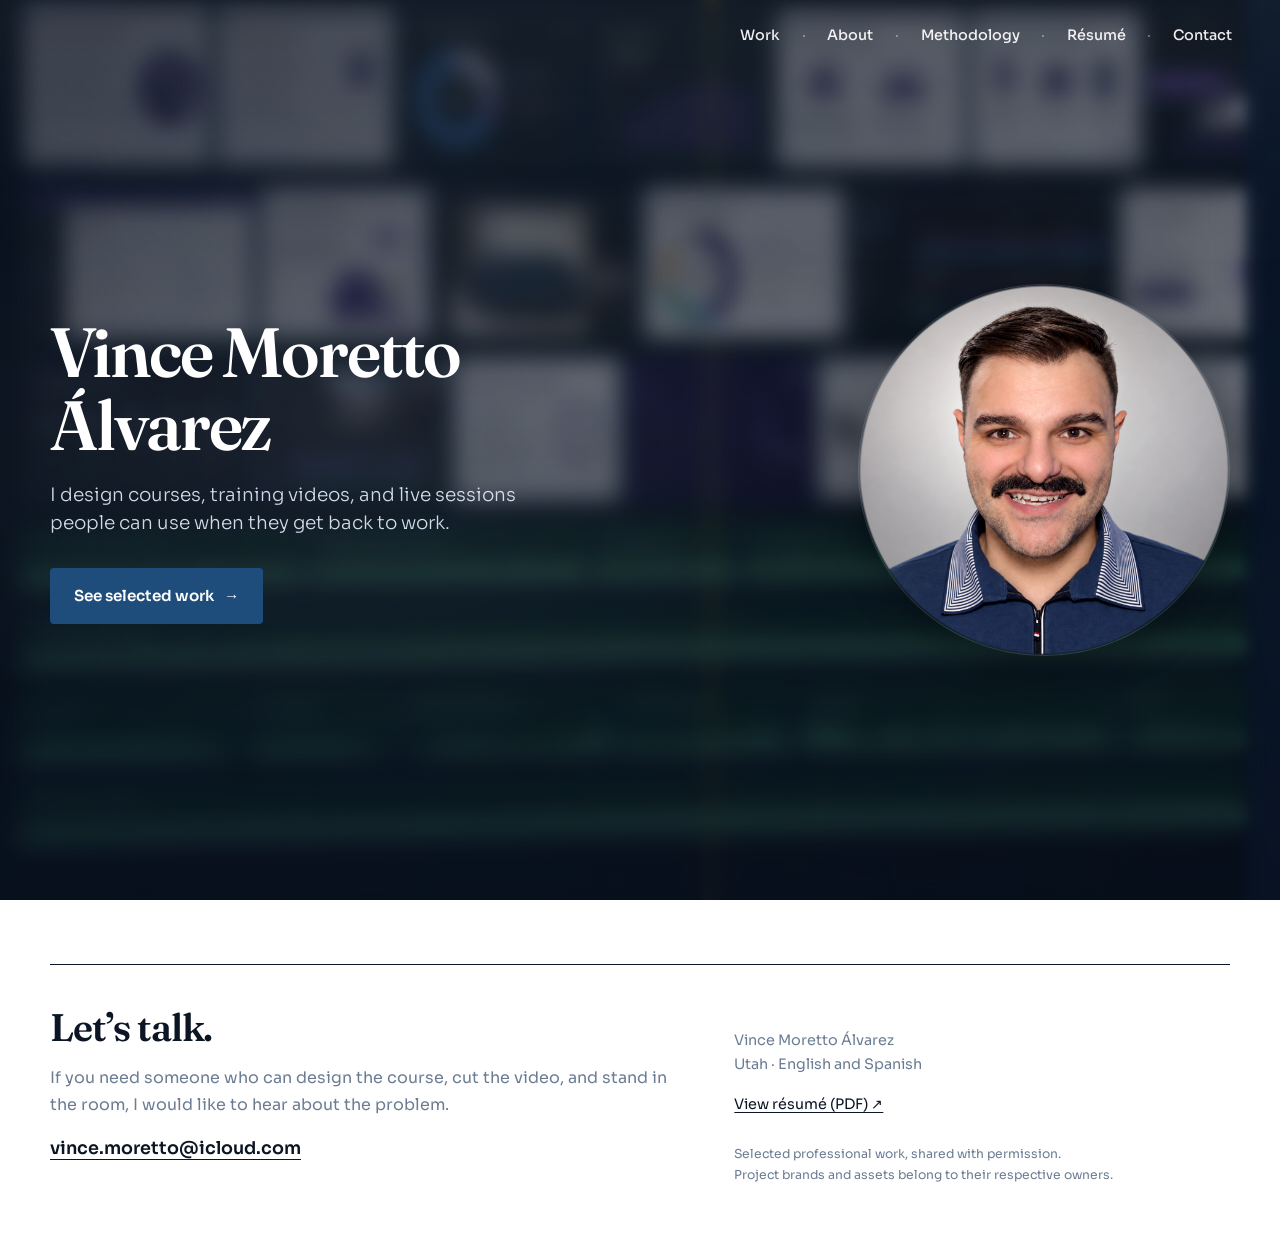
<file: index.html>
<!doctype html>
<html lang="en">
<head>
<meta charset="utf-8">
<meta name="viewport" content="width=device-width,initial-scale=1">
<title>Vince Moretto Álvarez | Instructional Designer & Multimedia Producer</title>
<meta name="description" content="Vince Moretto Álvarez designs courses, training videos, and live sessions people can use when they get back to work.">
<link rel="preconnect" href="https://fonts.googleapis.com">
<link rel="preconnect" href="https://fonts.gstatic.com" crossorigin>
<link href="https://fonts.googleapis.com/css2?family=Fraunces:opsz,wght@9..144,500;9..144,600;9..144,700&family=Sora:wght@300;400;500;600;700&display=swap" rel="stylesheet">
<link rel="icon" type="image/png" sizes="64x64" href="favicon.png">
<link rel="stylesheet" href="css/site.css">
</head>
<body>
<a class="skip" href="#main">Skip to content</a>

<section class="landing-hero" aria-label="Introduction">
  <div class="hero-atmosphere" aria-hidden="true">
    <img src="assets/fcp-timeline-bg.png" alt="" width="1536" height="1024" decoding="async">
  </div>

  <header class="hero-header">
    <nav class="nav" aria-label="Main navigation">
      <a href="work.html">Work</a><span class="nav-sep" aria-hidden="true">·</span>
      <a href="about.html">About</a><span class="nav-sep" aria-hidden="true">·</span>
      <a href="methodology.html">Methodology</a><span class="nav-sep" aria-hidden="true">·</span>
      <a href="assets/vince-moretto-alvarez-resume-linked.pdf" target="_blank" rel="noopener">Résumé</a><span class="nav-sep" aria-hidden="true">·</span>
      <a href="mailto:vince.moretto@icloud.com">Contact</a>
    </nav>
  </header>

  <div class="hero-stage" id="main">
    <div class="hero-copy">
      <h1 class="hero-name">Vince Moretto Álvarez</h1>
      <p class="hero-purpose">I design courses, training videos, and live sessions people can use when they get back to work.</p>
      <div class="cta-group">
        <a class="cta" href="work.html">See selected work <span class="arrow" aria-hidden="true">→</span></a>
      </div>
    </div>
    <div class="hero-portrait">
      <img src="assets/vince-headshot-circle.png" alt="Vince Moretto Álvarez" width="1200" height="1200" fetchpriority="high">
    </div>
  </div>
</section>

<footer class="site-footer wrap landing-foot">
  <div>
    <h2>Let’s talk.</h2>
    <p>If you need someone who can design the course, cut the video, and stand in the room, I would like to hear about the problem.</p>
    <a class="contact-link" href="mailto:vince.moretto@icloud.com">vince.moretto@icloud.com</a>
  </div>
  <div class="footer-meta">
    <p>Vince Moretto Álvarez<br>Utah · English and Spanish</p>
    <a href="assets/vince-moretto-alvarez-resume-linked.pdf" target="_blank" rel="noopener">View résumé (PDF) ↗</a>
    <p class="muted">Selected professional work, shared with permission.<br>Project brands and assets belong to their respective owners.</p>
  </div>
</footer>

<script src="js/site.js"></script>
</body>
</html>
</file>
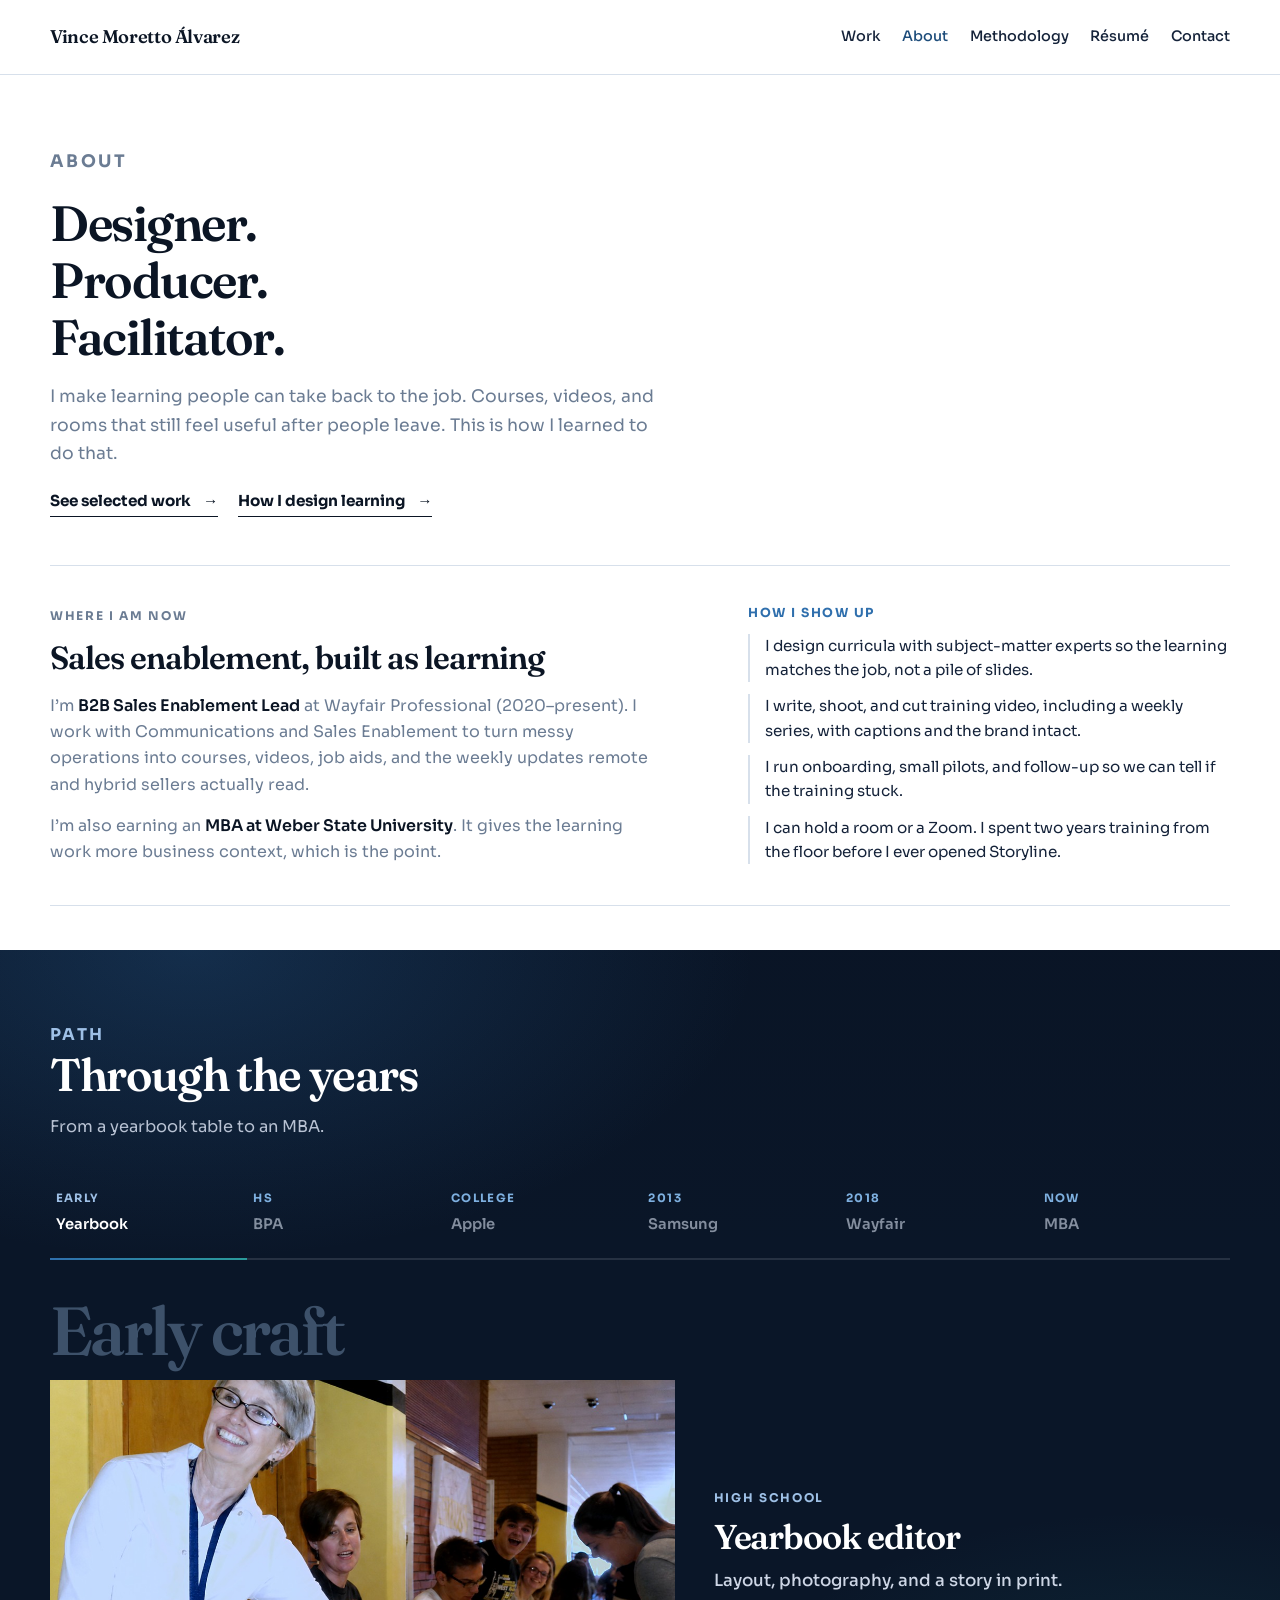
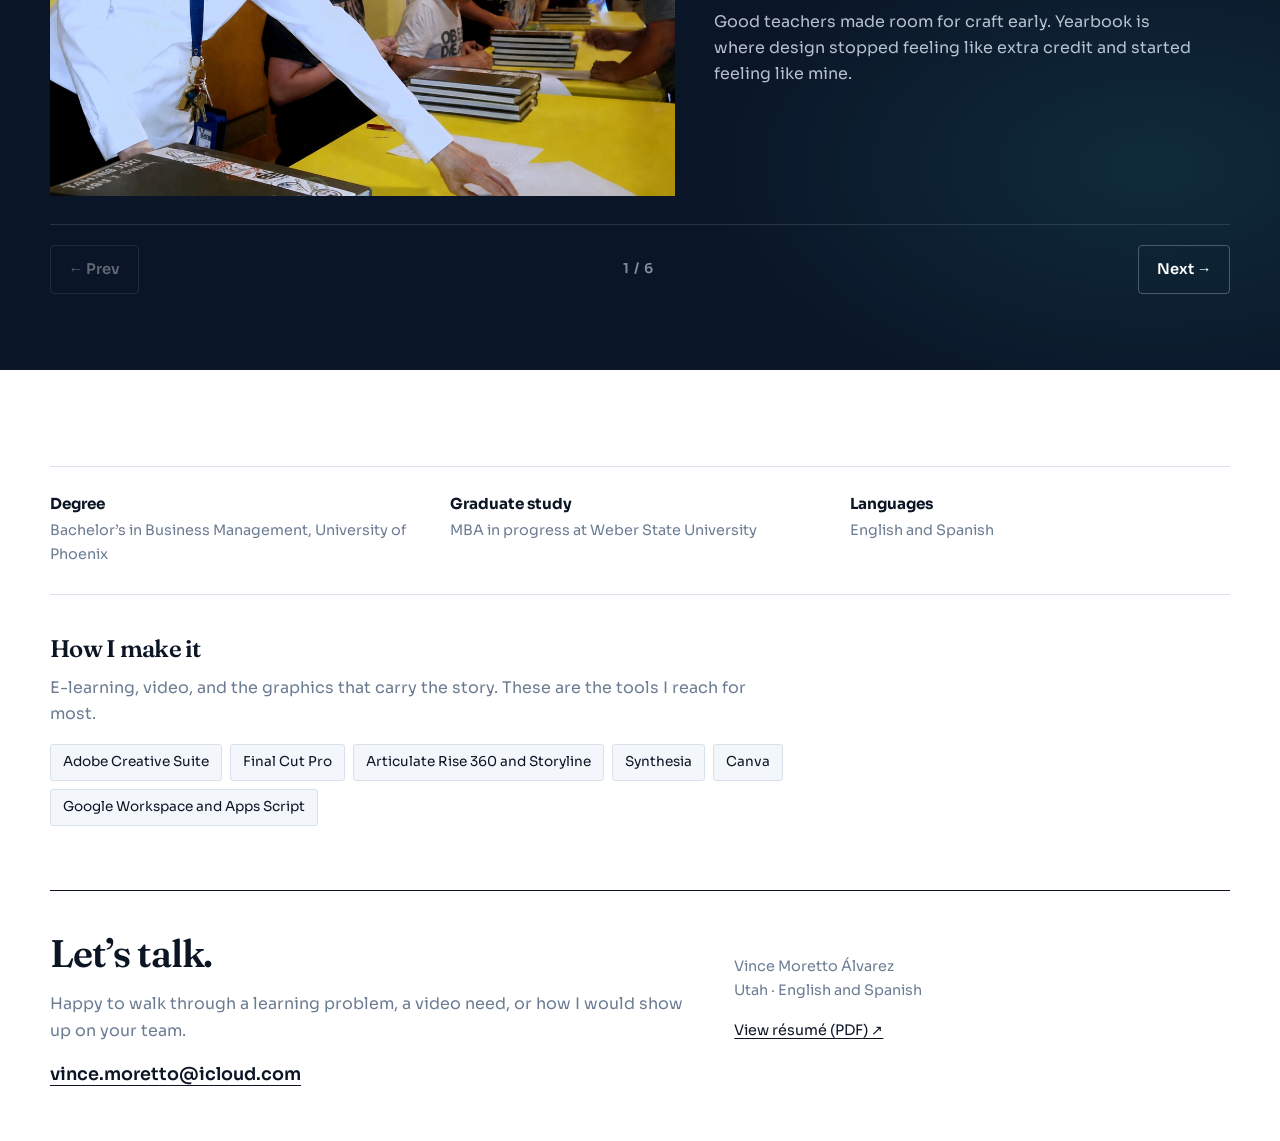
<file: about.html>
<!doctype html>
<html lang="en">
<head>
<meta charset="utf-8">
<meta name="viewport" content="width=device-width,initial-scale=1">
<title>About | Vince Moretto Álvarez</title>
<meta name="description" content="Vince Moretto Álvarez designs courses, training videos, and live sessions. From yearbook and the sales floor to B2B enablement, with an MBA in progress at Weber State.">
<link rel="preconnect" href="https://fonts.googleapis.com">
<link rel="preconnect" href="https://fonts.gstatic.com" crossorigin>
<link href="https://fonts.googleapis.com/css2?family=Fraunces:opsz,wght@9..144,500;9..144,600;9..144,700&family=Sora:wght@300;400;500;600;700&display=swap" rel="stylesheet">
<link rel="icon" type="image/png" sizes="64x64" href="favicon.png">
<link rel="stylesheet" href="css/site.css">
</head>
<body class="page-about">
<a class="skip" href="#main">Skip to content</a>

<header class="site-header">
  <div class="wrap">
    <a class="brand-mark" href="index.html">Vince Moretto Álvarez</a>
    <nav class="nav" aria-label="Main navigation">
      <a href="work.html">Work</a>
      <a href="about.html" aria-current="page">About</a>
      <a href="methodology.html">Methodology</a>
      <a href="assets/vince-moretto-alvarez-resume-linked.pdf" target="_blank" rel="noopener">Résumé</a>
      <a href="mailto:vince.moretto@icloud.com">Contact</a>
    </nav>
  </div>
</header>

<main id="main">
  <div class="page-main wrap about-top">
    <header class="about-open">
      <p class="eyebrow">About</p>
      <h1>Designer.<br>Producer.<br>Facilitator.</h1>
      <p>I make learning people can take back to the job. Courses, videos, and rooms that still feel useful after people leave. This is how I learned to do that.</p>
      <div class="inline-links">
        <a class="text-link" href="work.html">See selected work <span aria-hidden="true">→</span></a>
        <a class="text-link" href="methodology.html">How I design learning <span aria-hidden="true">→</span></a>
      </div>
    </header>

    <section class="about-now" aria-labelledby="now-title">
      <div class="about-now-copy">
        <p class="eyebrow">Where I am now</p>
        <h2 id="now-title">Sales enablement, built as learning</h2>
        <p>I’m <strong>B2B Sales Enablement Lead</strong> at Wayfair Professional (2020–present). I work with Communications and Sales Enablement to turn messy operations into courses, videos, job aids, and the weekly updates remote and hybrid sellers actually read.</p>
        <p>I’m also earning an <strong>MBA at Weber State University</strong>. It gives the learning work more business context, which is the point.</p>
      </div>
      <div class="about-strengths">
        <h3>How I show up</h3>
        <ul>
          <li>I design curricula with subject-matter experts so the learning matches the job, not a pile of slides.</li>
          <li>I write, shoot, and cut training video, including a weekly series, with captions and the brand intact.</li>
          <li>I run onboarding, small pilots, and follow-up so we can tell if the training stuck.</li>
          <li>I can hold a room or a Zoom. I spent two years training from the floor before I ever opened Storyline.</li>
        </ul>
      </div>
    </section>
  </div>

  <section class="flight" id="path" aria-labelledby="flight-title">
    <div class="flight-atmosphere" aria-hidden="true"></div>
    <div class="flight-inner wrap">
      <header class="flight-intro">
        <p class="eyebrow">Path</p>
        <h2 id="flight-title">Through the years</h2>
        <p>From a yearbook table to an MBA.</p>
      </header>

      <div class="flight-track" role="tablist" aria-label="Career eras">
        <button type="button" class="flight-tick is-active" role="tab" id="tick-0" aria-selected="true" aria-controls="panel-0" data-flight-index="0">
          <span class="tick-year">Early</span>
          <span class="tick-label">Yearbook</span>
        </button>
        <button type="button" class="flight-tick" role="tab" id="tick-1" aria-selected="false" aria-controls="panel-1" data-flight-index="1">
          <span class="tick-year">HS</span>
          <span class="tick-label">BPA</span>
        </button>
        <button type="button" class="flight-tick" role="tab" id="tick-2" aria-selected="false" aria-controls="panel-2" data-flight-index="2">
          <span class="tick-year">College</span>
          <span class="tick-label">Apple</span>
        </button>
        <button type="button" class="flight-tick" role="tab" id="tick-3" aria-selected="false" aria-controls="panel-3" data-flight-index="3">
          <span class="tick-year">2013</span>
          <span class="tick-label">Samsung</span>
        </button>
        <button type="button" class="flight-tick" role="tab" id="tick-4" aria-selected="false" aria-controls="panel-4" data-flight-index="4">
          <span class="tick-year">2018</span>
          <span class="tick-label">Wayfair</span>
        </button>
        <button type="button" class="flight-tick" role="tab" id="tick-5" aria-selected="false" aria-controls="panel-5" data-flight-index="5">
          <span class="tick-year">Now</span>
          <span class="tick-label">MBA</span>
        </button>
      </div>
      <div class="flight-rail" aria-hidden="true"><span class="flight-rail-fill" id="flight-rail-fill"></span></div>

      <div class="flight-stage">
        <p class="flight-year" id="flight-year" aria-hidden="true">Early craft</p>

        <div class="flight-viewport">
          <article class="flight-panel is-active" role="tabpanel" id="panel-0" aria-labelledby="tick-0" data-year="Early craft">
            <figure class="flight-media">
              <img src="assets/about-yearbook-working-stage.jpg" alt="Yearbook staff and a teacher gathered around a production table" width="1200" height="800" decoding="async">
            </figure>
            <div class="flight-copy">
              <p class="flight-era">High school</p>
              <h3>Yearbook editor</h3>
              <p class="flight-beat">Layout, photography, and a story in print.</p>
              <p>Good teachers made room for craft early. Yearbook is where design stopped feeling like extra credit and started feeling like mine.</p>
            </div>
          </article>

          <article class="flight-panel" role="tabpanel" id="panel-1" aria-labelledby="tick-1" hidden data-year="High school">
            <div class="flight-media flight-media--brand">
              <div class="flight-brand">
                <img src="assets/bpa-logo.svg" alt="Business Professionals of America" width="280" height="93">
              </div>
            </div>
            <div class="flight-copy">
              <p class="flight-era">High school</p>
              <h3>Business Professionals of America</h3>
              <p class="flight-beat">Competition, travel, and rooms full of strangers.</p>
              <p>BPA made me present before I had a job that required it. Facilitation came later. The nerve started here.</p>
            </div>
          </article>

          <article class="flight-panel" role="tabpanel" id="panel-2" aria-labelledby="tick-2" hidden data-year="College">
            <figure class="flight-media">
              <img src="assets/about-apple-stage.jpg" alt="Vince on Apple campus during internship" width="1200" height="800" loading="lazy" decoding="async">
            </figure>
            <div class="flight-copy">
              <p class="flight-era">College</p>
              <h3>Apple internship</h3>
              <p class="flight-beat">Remote social media marketing.</p>
              <p>An early look at brand, visuals, and how a large company has to say the same thing in the same voice. Messaging and design had to work together.</p>
            </div>
          </article>

          <article class="flight-panel flight-panel--portrait" role="tabpanel" id="panel-3" aria-labelledby="tick-3" hidden data-year="2013–2018">
            <figure class="flight-media flight-media--portrait">
              <img src="assets/about-samsung-stage.jpg" alt="Vince at Samsung campus" width="1050" height="1400" loading="lazy" decoding="async">
            </figure>
            <div class="flight-copy">
              <p class="flight-era">Samsung</p>
              <h3>From customer education to the field</h3>
              <p class="flight-beat">Helping people learn new devices, then enabling the people who sell them.</p>
              <p>I started with customers, including people new to the tech, then moved into field enablement at partner stores. As Field Sales Manager I helped train about 150 reps. That’s where facilitation took root.</p>
            </div>
          </article>

          <article class="flight-panel flight-panel--portrait" role="tabpanel" id="panel-4" aria-labelledby="tick-4" hidden data-year="2018–">
            <figure class="flight-media flight-media--portrait">
              <img src="assets/about-wayfair-presenting-stage.jpg" alt="Vince facilitating a Wayfair Professional training session" width="1082" height="1400" loading="lazy" decoding="async">
            </figure>
            <div class="flight-copy">
              <p class="flight-era">Wayfair Professional</p>
              <h3>One audience. Three jobs.</h3>
              <p class="flight-beat">Outreach, then the training room, then the course file.</p>
              <p>I enrolled customers, then built and ran a four-week new-hire program from the front of the room (2018–2020). After that I moved into courses, videos, and comms for the same sales audience.</p>
            </div>
          </article>

          <article class="flight-panel" role="tabpanel" id="panel-5" aria-labelledby="tick-5" hidden data-year="Today">
            <div class="flight-media flight-media--brand">
              <div class="flight-brand flight-brand--weber">
                <img src="assets/weber-state-logo-reverse.svg" alt="Weber State University" width="280" height="46">
              </div>
            </div>
            <div class="flight-copy">
              <p class="flight-era">Now</p>
              <h3>MBA in progress at Weber State</h3>
              <p class="flight-beat">Still a student of the work.</p>
              <p>The MBA gives the learning work more business context. I don’t think learning should stop when a module says you can close the window.</p>
            </div>
          </article>
        </div>

        <div class="flight-controls">
          <button type="button" class="flight-nav" id="flight-prev" aria-label="Previous era">
            <span aria-hidden="true">←</span> Prev
          </button>
          <p class="flight-count" id="flight-count" aria-live="polite">1 / 6</p>
          <button type="button" class="flight-nav" id="flight-next" aria-label="Next era">
            Next <span aria-hidden="true">→</span>
          </button>
        </div>
      </div>
    </div>
  </section>

  <div class="wrap about-bottom">
    <section class="credentials" aria-label="Credentials">
      <article>
        <h3>Degree</h3>
        <p>Bachelor’s in Business Management, University of Phoenix</p>
      </article>
      <article>
        <h3>Graduate study</h3>
        <p>MBA in progress at Weber State University</p>
      </article>
      <article>
        <h3>Languages</h3>
        <p>English and Spanish</p>
      </article>
    </section>

    <section class="craft" aria-labelledby="craft-title">
      <h2 id="craft-title">How I make it</h2>
      <p>E-learning, video, and the graphics that carry the story. These are the tools I reach for most.</p>
      <ul class="craft-list">
        <li>Adobe Creative Suite</li>
        <li>Final Cut Pro</li>
        <li>Articulate Rise 360 and Storyline</li>
        <li>Synthesia</li>
        <li>Canva</li>
        <li>Google Workspace and Apps Script</li>
      </ul>
    </section>
  </div>
</main>

<footer class="site-footer wrap">
  <div>
    <h2>Let’s talk.</h2>
    <p>Happy to walk through a learning problem, a video need, or how I would show up on your team.</p>
    <a class="contact-link" href="mailto:vince.moretto@icloud.com">vince.moretto@icloud.com</a>
  </div>
  <div class="footer-meta">
    <p>Vince Moretto Álvarez<br>Utah · English and Spanish</p>
    <a href="assets/vince-moretto-alvarez-resume-linked.pdf" target="_blank" rel="noopener">View résumé (PDF) ↗</a>
  </div>
</footer>

<script src="js/site.js"></script>
</body>
</html>
</file>
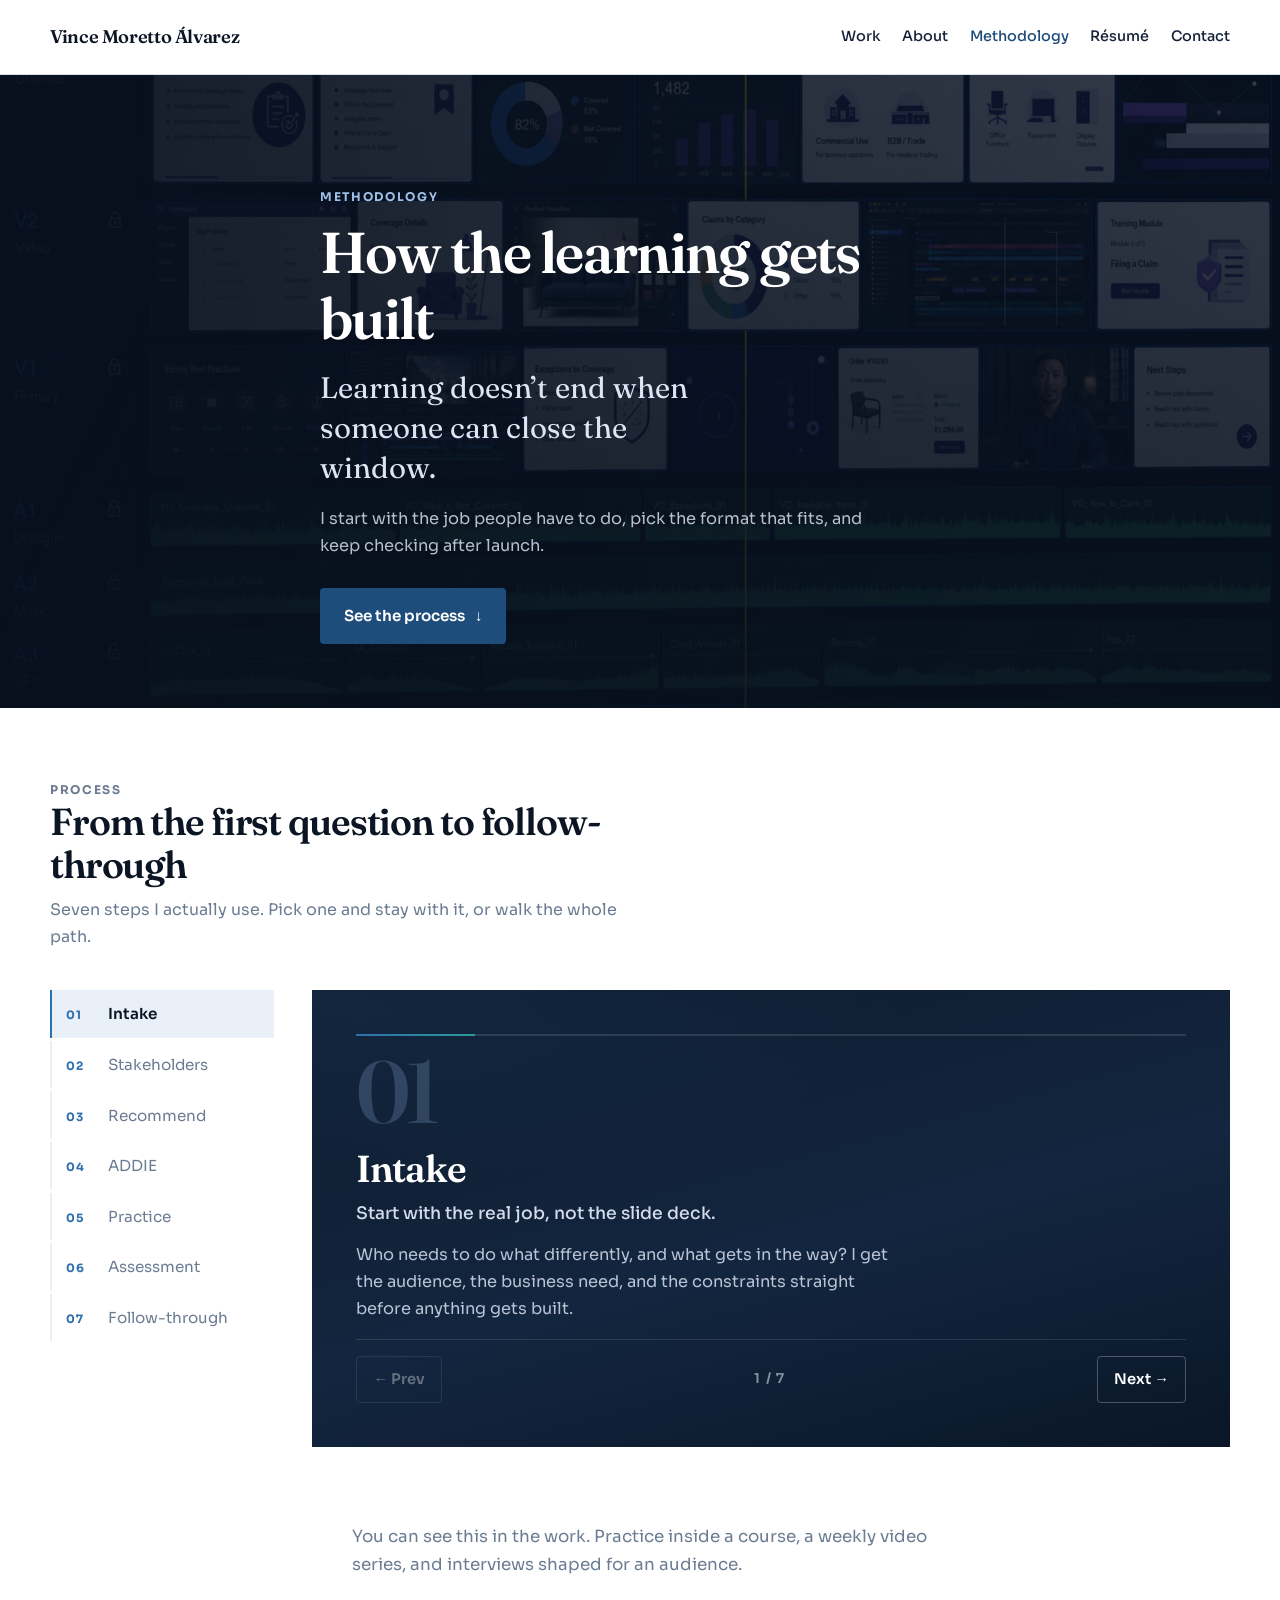
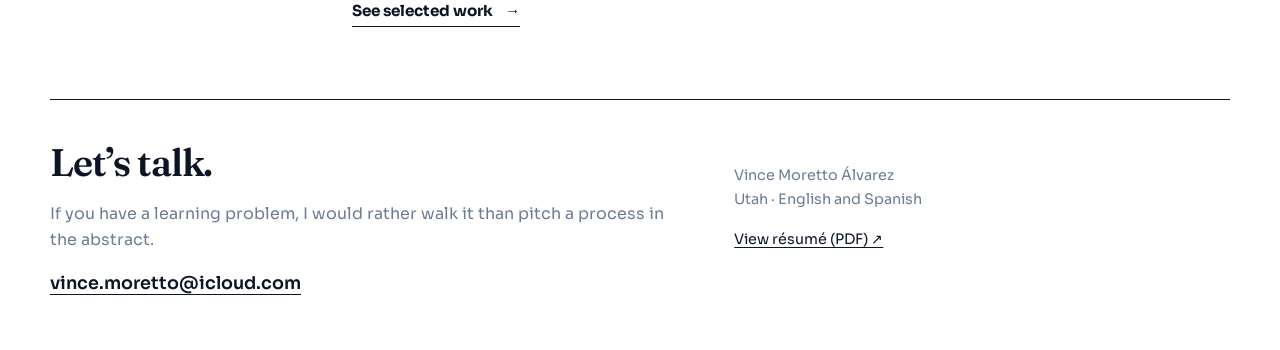
<file: methodology.html>
<!doctype html>
<html lang="en">
<head>
<meta charset="utf-8">
<meta name="viewport" content="width=device-width,initial-scale=1">
<title>Methodology | Vince Moretto Álvarez</title>
<meta name="description" content="How Vince Moretto Álvarez designs learning, from intake and SME partnership through practice, assessment, and follow-through.">
<link rel="preconnect" href="https://fonts.googleapis.com">
<link rel="preconnect" href="https://fonts.gstatic.com" crossorigin>
<link href="https://fonts.googleapis.com/css2?family=Fraunces:opsz,wght@9..144,500;9..144,600;9..144,700&family=Sora:wght@300;400;500;600;700&display=swap" rel="stylesheet">
<link rel="icon" type="image/png" sizes="64x64" href="favicon.png">
<link rel="stylesheet" href="css/site.css">
</head>
<body class="page-methodology">
<a class="skip" href="#main">Skip to content</a>

<header class="site-header">
  <div class="wrap">
    <a class="brand-mark" href="index.html">Vince Moretto Álvarez</a>
    <nav class="nav" aria-label="Main navigation">
      <a href="work.html">Work</a>
      <a href="about.html">About</a>
      <a href="methodology.html" aria-current="page">Methodology</a>
      <a href="assets/vince-moretto-alvarez-resume-linked.pdf" target="_blank" rel="noopener">Résumé</a>
      <a href="mailto:vince.moretto@icloud.com">Contact</a>
    </nav>
  </div>
</header>

<section class="method-hero" aria-labelledby="method-title">
  <div class="method-hero-atmosphere" aria-hidden="true">
    <img src="assets/fcp-timeline-bg.png" alt="" width="1536" height="1024" decoding="async">
  </div>
  <div class="method-hero-inner wrap" id="main">
    <p class="eyebrow method-hero-eyebrow">Methodology</p>
    <h1 id="method-title">How the learning gets built</h1>
    <p class="method-hero-note">Learning doesn’t end when someone can close the window.</p>
    <p class="method-hero-lead">I start with the job people have to do, pick the format that fits, and keep checking after launch.</p>
    <a class="cta method-hero-cta" href="#method-explorer">See the process <span class="arrow" aria-hidden="true">↓</span></a>
  </div>
</section>

<section class="method-explorer wrap" id="method-explorer" aria-labelledby="explorer-title">
  <header class="method-explorer-intro">
    <p class="eyebrow">Process</p>
    <h2 id="explorer-title">From the first question to follow-through</h2>
    <p>Seven steps I actually use. Pick one and stay with it, or walk the whole path.</p>
  </header>

  <div class="method-board" data-method-board>
    <div class="method-menu" role="tablist" aria-label="Process steps">
      <button type="button" class="method-chip is-active" role="tab" id="chip-1" aria-selected="true" aria-controls="stage-panel" data-method-step="1">
        <span class="chip-num">01</span>
        <span class="chip-label">Intake</span>
      </button>
      <button type="button" class="method-chip" role="tab" id="chip-2" aria-selected="false" aria-controls="stage-panel" data-method-step="2">
        <span class="chip-num">02</span>
        <span class="chip-label">Stakeholders</span>
      </button>
      <button type="button" class="method-chip" role="tab" id="chip-3" aria-selected="false" aria-controls="stage-panel" data-method-step="3">
        <span class="chip-num">03</span>
        <span class="chip-label">Recommend</span>
      </button>
      <button type="button" class="method-chip" role="tab" id="chip-4" aria-selected="false" aria-controls="stage-panel" data-method-step="4">
        <span class="chip-num">04</span>
        <span class="chip-label">ADDIE</span>
      </button>
      <button type="button" class="method-chip" role="tab" id="chip-5" aria-selected="false" aria-controls="stage-panel" data-method-step="5">
        <span class="chip-num">05</span>
        <span class="chip-label">Practice</span>
      </button>
      <button type="button" class="method-chip" role="tab" id="chip-6" aria-selected="false" aria-controls="stage-panel" data-method-step="6">
        <span class="chip-num">06</span>
        <span class="chip-label">Assessment</span>
      </button>
      <button type="button" class="method-chip" role="tab" id="chip-7" aria-selected="false" aria-controls="stage-panel" data-method-step="7">
        <span class="chip-num">07</span>
        <span class="chip-label">Follow-through</span>
      </button>
    </div>

    <div class="method-stage" id="stage-panel" role="tabpanel" aria-live="polite" aria-labelledby="chip-1">
      <div class="method-stage-progress" aria-hidden="true">
        <span class="method-stage-progress-fill" data-method-progress></span>
      </div>

      <p class="method-stage-index" data-method-index aria-hidden="true">01</p>

      <div class="method-stage-body" data-method-body>
        <h3 data-method-title>Intake</h3>
        <p class="method-stage-job" data-method-job>Start with the real job, not the slide deck.</p>
        <p data-method-copy>Who needs to do what differently, and what gets in the way? I get the audience, the business need, and the constraints straight before anything gets built.</p>
      </div>

      <div class="method-stage-controls">
        <button type="button" class="method-nav" data-method-prev aria-label="Previous step">
          <span aria-hidden="true">←</span> Prev
        </button>
        <p class="method-stage-count" data-method-count>1 / 7</p>
        <button type="button" class="method-nav" data-method-next aria-label="Next step">
          Next <span aria-hidden="true">→</span>
        </button>
      </div>
    </div>
  </div>
</section>

<section class="method-close wrap">
  <p class="method-close-note">You can see this in the work. Practice inside a course, a weekly video series, and interviews shaped for an audience.</p>
  <a class="text-link" href="work.html">See selected work <span aria-hidden="true">→</span></a>
</section>

<footer class="site-footer wrap">
  <div>
    <h2>Let’s talk.</h2>
    <p>If you have a learning problem, I would rather walk it than pitch a process in the abstract.</p>
    <a class="contact-link" href="mailto:vince.moretto@icloud.com">vince.moretto@icloud.com</a>
  </div>
  <div class="footer-meta">
    <p>Vince Moretto Álvarez<br>Utah · English and Spanish</p>
    <a href="assets/vince-moretto-alvarez-resume-linked.pdf" target="_blank" rel="noopener">View résumé (PDF) ↗</a>
  </div>
</footer>

<script src="js/site.js"></script>
</body>
</html>
</file>
<file: css/site.css>
/* Vince Moretto Álvarez - portfolio redesign */
@import url("https://fonts.googleapis.com/css2?family=Fraunces:opsz,wght@9..144,500;9..144,600;9..144,700&family=Sora:wght@300;400;500;600;700&display=swap");

:root {
  --ink: #0b1524;
  --ink-soft: #15233a;
  --muted: #6b7c93;
  --muted-on-dark: rgba(232, 240, 255, 0.78);
  --line: #d7e0eb;
  --line-soft: #e8eef5;
  --soft: #f3f6fa;
  --white: #ffffff;
  --blue-deep: #0a1628;
  --blue-mid: #1a3a5c;
  --blue-accent: #2f6fad;
  --blue-cta: #1e4d7b;
  --teal: #2a9a9a;
  --focus: #3d7ab8;
  --radius: 4px;
  --font-display: "Fraunces", "Iowan Old Style", "Palatino Linotype", serif;
  --font-body: "Sora", "Segoe UI", sans-serif;
  --max: 1180px;
  --pad: clamp(1.25rem, 4vw, 3rem);
  color: var(--ink);
  background: var(--white);
  font-family: var(--font-body);
  font-size: 16px;
  line-height: 1.65;
}

*,
*::before,
*::after {
  box-sizing: border-box;
}

html {
  scroll-behavior: smooth;
  scroll-padding-top: 5rem;
}

body {
  margin: 0;
  min-height: 100%;
}

img,
video {
  display: block;
  max-width: 100%;
}

a {
  color: inherit;
  text-underline-offset: 0.2em;
}

a:hover {
  color: var(--blue-accent);
}

a:focus-visible,
button:focus-visible,
summary:focus-visible {
  outline: 3px solid var(--focus);
  outline-offset: 4px;
}

.flight .flight-tick:focus-visible,
.flight .flight-nav:focus-visible {
  outline-color: #9ec0e6;
}

.skip {
  position: absolute;
  left: 1rem;
  top: -100px;
  z-index: 100;
  background: var(--ink);
  color: var(--white);
  padding: 0.75rem 1rem;
  text-decoration: none;
}

.skip:focus {
  top: 0.75rem;
}

.wrap {
  width: min(var(--max), calc(100% - 2 * var(--pad)));
  margin-inline: auto;
}

/* --- Site header (inner pages) --- */
.site-header {
  display: flex;
  justify-content: space-between;
  align-items: center;
  gap: 1.5rem;
  padding: 1.35rem 0;
  border-bottom: 1px solid var(--line);
  background: var(--white);
  position: sticky;
  top: 0;
  z-index: 40;
}

.site-header .wrap {
  display: flex;
  justify-content: space-between;
  align-items: center;
  gap: 1.5rem;
  width: min(var(--max), calc(100% - 2 * var(--pad)));
}

.brand-mark {
  font-family: var(--font-display);
  font-weight: 600;
  font-size: 1.15rem;
  letter-spacing: -0.02em;
  text-decoration: none;
  color: var(--ink);
}

.brand-mark:hover {
  color: var(--blue-cta);
}

.nav {
  display: flex;
  flex-wrap: wrap;
  gap: 0.35rem 1.35rem;
  font-size: 0.9rem;
  font-weight: 500;
}

.nav a {
  text-decoration: none;
  color: var(--ink-soft);
}

.nav a[aria-current="page"] {
  color: var(--blue-cta);
}

.nav a:hover {
  color: var(--blue-accent);
}

/* Hero nav (over dark) */
.hero-header {
  position: absolute;
  inset: 0 0 auto 0;
  z-index: 5;
  display: flex;
  justify-content: flex-end;
  padding: 1.5rem var(--pad) 0;
}

.hero-header .nav a {
  color: rgba(255, 255, 255, 0.92);
}

.hero-header .nav a:hover,
.hero-header .nav a[aria-current="page"] {
  color: #fff;
}

.hero-header .nav-sep {
  color: rgba(255, 255, 255, 0.35);
  user-select: none;
  pointer-events: none;
}

/* --- Landing hero --- */
.landing-hero {
  position: relative;
  min-height: 100vh;
  min-height: 100dvh;
  display: grid;
  align-items: center;
  overflow: hidden;
  color: var(--white);
  background: var(--blue-deep);
}

.hero-atmosphere {
  position: absolute;
  inset: 0;
  z-index: 0;
  opacity: 0;
  animation: hero-fade-in 1.6s ease-out 0.1s forwards;
  overflow: hidden;
}

.hero-atmosphere img {
  width: 108%;
  height: 108%;
  margin: -4%;
  object-fit: cover;
  object-position: center 32%;
  filter: blur(7px) saturate(0.92) brightness(0.72) contrast(0.96);
  transform: scale(1.02);
  animation: hero-atmosphere-drift 28s ease-in-out 1.6s infinite alternate;
}

.hero-atmosphere::before {
  content: "";
  position: absolute;
  inset: 0;
  z-index: 1;
  background:
    linear-gradient(115deg, rgba(10, 20, 36, 0.55) 0%, rgba(12, 26, 44, 0.32) 46%, rgba(10, 22, 40, 0.2) 100%),
    linear-gradient(180deg, rgba(8, 16, 30, 0.28) 0%, rgba(8, 16, 30, 0.08) 40%, rgba(8, 16, 30, 0.42) 100%);
  backdrop-filter: blur(10px) saturate(0.9);
  -webkit-backdrop-filter: blur(10px) saturate(0.9);
}

.hero-atmosphere::after {
  content: "";
  position: absolute;
  inset: 0;
  z-index: 2;
  background:
    radial-gradient(ellipse 70% 60% at 28% 48%, rgba(232, 240, 255, 0.06) 0%, transparent 62%),
    linear-gradient(180deg, rgba(255, 255, 255, 0.04) 0%, transparent 28%, rgba(8, 16, 30, 0.18) 100%);
  pointer-events: none;
}

.hero-stage {
  position: relative;
  z-index: 2;
  width: min(var(--max), calc(100% - 2 * var(--pad)));
  margin: 0 auto;
  display: grid;
  grid-template-columns: minmax(0, 1.15fr) minmax(240px, 0.85fr);
  gap: clamp(1.5rem, 4vw, 3.5rem);
  align-items: center;
  min-height: 100vh;
  min-height: 100dvh;
  padding: 5.5rem 0 3rem;
}

.hero-copy {
  padding-bottom: 0;
  max-width: 36rem;
}

.hero-name {
  font-family: var(--font-display);
  font-weight: 600;
  font-size: clamp(2.6rem, 5.6vw, 4.35rem);
  line-height: 1.05;
  letter-spacing: -0.03em;
  margin: 0 0 1.15rem;
  opacity: 0;
  transform: translateY(1.25rem);
  animation: text-rise 0.9s cubic-bezier(0.22, 1, 0.36, 1) 0.35s forwards;
}

.hero-purpose {
  margin: 0 0 1.85rem;
  font-size: clamp(1.05rem, 1.45vw, 1.2rem);
  font-weight: 300;
  line-height: 1.55;
  color: rgba(232, 240, 255, 0.9);
  max-width: 30rem;
  opacity: 0;
  transform: translateY(1.1rem);
  animation: text-rise 0.9s cubic-bezier(0.22, 1, 0.36, 1) 0.55s forwards;
}

.cta-group {
  opacity: 0;
  transform: translateY(1rem);
  animation: text-rise 0.9s cubic-bezier(0.22, 1, 0.36, 1) 0.72s forwards;
}

.cta {
  display: inline-flex;
  align-items: center;
  gap: 0.65rem;
  padding: 0.85rem 1.35rem;
  background: var(--blue-cta);
  color: var(--white);
  text-decoration: none;
  font-weight: 600;
  font-size: 0.95rem;
  border: 2px solid var(--blue-cta);
  border-radius: var(--radius);
  transition: background 0.25s ease, color 0.25s ease, border-color 0.25s ease, box-shadow 0.25s ease;
}

.cta:hover {
  background: transparent;
  color: var(--white);
  border-color: rgba(255, 255, 255, 0.85);
  box-shadow: 0 0 0 1px rgba(255, 255, 255, 0.15);
}

.cta .arrow {
  transition: transform 0.25s ease;
}

.cta:hover .arrow {
  transform: translateX(4px);
}

.hero-portrait {
  align-self: center;
  justify-self: end;
  width: min(100%, 372px);
  opacity: 0;
  transform: translateY(1.5rem);
  animation: text-rise 1s cubic-bezier(0.22, 1, 0.36, 1) 0.5s forwards;
}

.hero-portrait img {
  width: 100%;
  height: auto;
  aspect-ratio: 1;
  object-fit: cover;
  object-position: center 18%;
  border-radius: 50%;
  border: 1px solid rgba(232, 240, 255, 0.14);
  background: rgba(8, 16, 30, 0.12);
  box-shadow: 0 12px 36px rgba(0, 0, 0, 0.28);
}

@keyframes hero-fade-in {
  from { opacity: 0; }
  to { opacity: 1; }
}

@keyframes hero-atmosphere-drift {
  from { transform: scale(1.02) translate3d(0, 0, 0); }
  to { transform: scale(1.06) translate3d(-1.2%, -0.6%, 0); }
}

@keyframes text-rise {
  from {
    opacity: 0;
    transform: translateY(1.25rem);
  }
  to {
    opacity: 1;
    transform: translateY(0);
  }
}

/* --- Shared page chrome --- */
.page-main {
  padding-block: clamp(2.5rem, 6vw, 4.5rem) 0;
}

.page-intro {
  max-width: 40rem;
  margin-bottom: clamp(2.5rem, 5vw, 4rem);
}

.eyebrow {
  margin: 0 0 0.85rem;
  font-size: 0.75rem;
  font-weight: 700;
  letter-spacing: 0.14em;
  text-transform: uppercase;
  color: var(--blue-accent);
}

h1,
h2,
h3,
h4 {
  font-family: var(--font-display);
  font-weight: 600;
  letter-spacing: -0.03em;
  line-height: 1.15;
  margin: 0;
}

.page-intro h1 {
  font-size: clamp(2.2rem, 4vw, 3.2rem);
  margin-bottom: 1rem;
}

.page-intro p {
  margin: 0;
  color: var(--muted);
  font-size: 1.05rem;
}

.section-block {
  padding-block: clamp(2rem, 4vw, 3rem);
  border-top: 1px solid var(--line);
}

.section-block h2 {
  font-size: clamp(1.6rem, 2.5vw, 2rem);
  margin-bottom: 0.75rem;
}

.section-block > .lead {
  color: var(--muted);
  max-width: 40rem;
  margin: 0 0 1.5rem;
}

/* --- Work (migrated) --- */
.section-heading {
  display: flex;
  justify-content: space-between;
  align-items: baseline;
  gap: 1.25rem;
  border-top: 1px solid var(--ink);
  padding-top: 1.15rem;
  margin-bottom: 0.5rem;
}

.section-heading h2 {
  font-size: 1.65rem;
}

.section-heading > span {
  font-size: 0.85rem;
  color: var(--muted);
}

.work-scan {
  margin: 0 0 0.25rem;
  color: var(--muted);
  font-size: 0.95rem;
  max-width: 36rem;
}

.project {
  padding-block: 2.5rem;
  border-bottom: 1px solid var(--line);
}

.project-preview {
  display: grid;
  grid-template-columns: 0.9fr 1.1fr;
  gap: 3.5rem;
  align-items: center;
}

.project-copy h3 {
  font-size: clamp(1.7rem, 2.8vw, 2.35rem);
  margin-bottom: 1.2rem;
}

.project-copy > p:not(.eyebrow):not(.ownership):not(.scope) {
  color: var(--muted);
}

.project-copy > .eyebrow {
  display: inline-block;
  background: var(--blue-cta);
  color: #fff;
  padding: 0.55rem 0.8rem;
  border-radius: 7px;
  letter-spacing: 0.09em;
  line-height: 1.5;
  max-width: 100%;
}

.ownership {
  font-size: 1rem;
}

.ownership strong {
  color: var(--ink);
}

.tags {
  display: flex;
  flex-wrap: wrap;
  gap: 0.45rem;
  margin: 1.15rem 0;
}

.tags span {
  font-size: 0.8rem;
  padding: 0.25rem 0.65rem;
  background: var(--soft);
  border: 1px solid var(--line);
  border-radius: 3px;
}

.scope {
  font-size: 0.87rem;
  color: var(--muted);
}

.text-link {
  display: inline-flex;
  align-items: center;
  gap: 0.75rem;
  font-weight: 700;
  font-size: 0.95rem;
  text-decoration: none;
  border-bottom: 1px solid currentColor;
  padding-bottom: 3px;
}

.slide {
  display: block;
  position: relative;
  aspect-ratio: 3 / 2;
  overflow: hidden;
  background: #f5f5f7;
  border: 1px solid #ddd;
}

.slide img {
  width: 100%;
  height: 100%;
  object-fit: contain;
}

.case {
  margin-top: 1.75rem;
}

.case summary {
  cursor: pointer;
  list-style: none;
  padding: 0.85rem 0;
  border-top: 1px solid var(--line);
  display: flex;
  justify-content: space-between;
  font-size: 0.9rem;
  font-weight: 700;
}

.case summary::-webkit-details-marker {
  display: none;
}

.case summary > span {
  font-size: 1.3rem;
  line-height: 1;
  transition: transform 0.2s ease;
}

.case[open] summary > span {
  transform: rotate(45deg);
}

.case-body {
  padding: 2.2rem 0 0.25rem;
}

.case-lead {
  max-width: 800px;
  margin-bottom: 2rem;
}

.case-lead h4 {
  font-size: clamp(1.7rem, 2.5vw, 2.3rem);
  max-width: 660px;
  margin: 0 0 1.1rem;
}

.case-lead > p:last-child {
  font-size: 1.08rem;
  color: var(--muted);
}

.case-grid {
  display: grid;
  grid-template-columns: 1fr 1fr;
  gap: 2.4rem;
  margin: 1.4rem 0;
}

h5 {
  font-family: var(--font-body);
  font-size: 1rem;
  font-weight: 700;
  line-height: 1.4;
  margin: 0 0 0.7rem;
  letter-spacing: 0;
}

.case-grid p,
figcaption {
  color: var(--muted);
}

figure {
  margin: 0;
}

figcaption {
  font-size: 0.9rem;
  margin-top: 0.85rem;
  line-height: 1.6;
}

figcaption strong {
  display: block;
  color: var(--ink);
}

.evidence-note {
  font-size: 0.82rem;
  color: var(--muted);
  border-left: 2px solid var(--line);
  padding-left: 1rem;
  margin-top: 1.5rem;
  max-width: 820px;
}

.video-shell {
  padding: 1.25rem;
  background: var(--ink);
  color: white;
}

.video-shell .eyebrow {
  color: #afc7e6;
  margin-bottom: 0.85rem;
}

.video-shell p {
  margin: 0.6rem 0 0;
  font-size: 0.8rem;
}

.video-shell a {
  color: white;
}

.video-frame {
  aspect-ratio: 16 / 9;
  background: var(--ink);
  width: 100%;
  border: 0;
}

.supporting {
  background: var(--soft);
  padding: 1.65rem;
  margin-top: 1.75rem;
}

.supporting p {
  max-width: 800px;
}

.episode-links {
  display: grid;
  gap: 0.75rem;
}

.episode-links a {
  display: block;
  text-decoration: none;
  padding: 1.3rem;
  border: 1px solid var(--line);
  background: white;
  transition: border-color 0.2s ease;
}

.episode-links a:hover {
  border-color: var(--blue-accent);
}

.episode-links strong {
  font-family: var(--font-display);
  font-weight: 600;
  font-size: 1.3rem;
  line-height: 1.3;
  display: block;
}

.episode-links small {
  display: block;
  font-size: 0.85rem;
  color: var(--muted);
  margin-top: 0.5rem;
}

.quote {
  font-family: var(--font-display);
  font-size: 1.55rem;
  line-height: 1.4;
  border-left: 3px solid var(--blue-accent);
  padding: 0.3rem 0 0.3rem 1.4rem;
  margin: 1.4rem 0;
  max-width: 800px;
}

.learning-sequence {
  margin: 2.4rem 0;
  border-top: 1px solid var(--line);
}

.sequence-heading {
  padding-top: 1.9rem;
  max-width: 800px;
}

.sequence-heading h4 {
  font-size: 1.9rem;
  margin-bottom: 1rem;
}

.sequence-heading > p:last-child {
  color: var(--muted);
  font-size: 0.95rem;
}

.learning-step {
  display: grid;
  grid-template-columns: 0.72fr 1.28fr;
  gap: 2.1rem;
  align-items: center;
  padding: 1.9rem 0;
  border-bottom: 1px solid var(--line);
}

.learning-step figcaption {
  margin: 0;
  font-size: 1rem;
}

.learning-step h5 {
  font-size: 1.15rem;
  color: var(--ink);
  margin: 0.55rem 0 0.9rem;
}

.learning-step figcaption p {
  margin-bottom: 0;
}

.step-number {
  font-size: 0.88rem;
  color: var(--blue-accent);
  font-weight: 700;
}

.use-cases {
  display: grid;
  grid-template-columns: repeat(3, 1fr);
  gap: 1.65rem;
  padding: 1.65rem;
  background: var(--soft);
  margin: 1.75rem 0 2.2rem;
}

.use-cases p {
  color: var(--muted);
  margin: 0;
}

.workflow-title {
  margin-top: 2rem;
}

.production-workflow {
  list-style: none;
  counter-reset: production;
  display: grid;
  grid-template-columns: 1fr 1fr;
  gap: 1.65rem 2.4rem;
  margin: 1.15rem 0 2.2rem;
  padding: 0;
}

.production-workflow li {
  counter-increment: production;
  border-top: 1px solid var(--line);
  padding-top: 1.15rem;
}

.production-workflow li::before {
  content: "0" counter(production);
  display: block;
  font-size: 0.9rem;
  font-weight: 700;
  color: var(--blue-accent);
  margin-bottom: 0.55rem;
}

.production-workflow p {
  color: var(--muted);
  margin: 0;
}

/* --- About --- */
.about-open {
  max-width: 38rem;
  margin-bottom: clamp(2rem, 5vw, 3rem);
}

.about-open h1 {
  font-size: clamp(2.2rem, 4vw, 3.1rem);
  margin-bottom: 1rem;
}

.about-open p {
  color: var(--muted);
  margin: 0 0 1.25rem;
  font-size: 1.08rem;
}

.about-open .inline-links {
  display: flex;
  flex-wrap: wrap;
  gap: 1.25rem;
}

.about-now {
  display: grid;
  grid-template-columns: 1.35fr 1fr;
  gap: clamp(1.75rem, 4vw, 3rem);
  padding: clamp(1.75rem, 3.5vw, 2.5rem) 0;
  margin-bottom: clamp(1.5rem, 3vw, 2.5rem);
  border-top: 1px solid var(--line);
  border-bottom: 1px solid var(--line);
}

.about-now-copy h2 {
  font-size: clamp(1.55rem, 2.6vw, 2rem);
  margin: 0 0 1rem;
}

.about-now-copy p {
  margin: 0 0 0.9rem;
  color: var(--muted);
  max-width: 38rem;
}

.about-now-copy p:last-child {
  margin-bottom: 0;
}

.about-now-copy strong {
  color: var(--ink);
  font-weight: 600;
}

.about-strengths h3 {
  font-family: var(--font-body);
  font-size: 0.78rem;
  font-weight: 700;
  letter-spacing: 0.12em;
  text-transform: uppercase;
  color: var(--blue-accent);
  margin: 0 0 0.85rem;
}

.about-strengths ul {
  margin: 0;
  padding: 0;
  list-style: none;
  display: grid;
  gap: 0.75rem;
}

.about-strengths li {
  margin: 0;
  padding-left: 0.9rem;
  border-left: 2px solid var(--line);
  color: var(--ink-soft);
  font-size: 0.95rem;
  line-height: 1.6;
}

.about-strengths strong {
  color: var(--ink);
  font-weight: 600;
}

.about-top {
  padding-bottom: 0;
}

.about-bottom {
  padding-top: clamp(2rem, 5vw, 3.5rem);
}

.reveal-block {
  opacity: 0;
  transform: translateY(1rem);
}

.reveal-block.is-visible {
  opacity: 1;
  transform: translateY(0);
  transition: opacity 0.65s ease, transform 0.65s ease;
}

/* Interactive dark career flight */
.flight {
  position: relative;
  margin-top: clamp(1.5rem, 4vw, 2.75rem);
  padding: clamp(2.75rem, 6vw, 4.5rem) 0 clamp(3rem, 6vw, 4.75rem);
  color: rgba(232, 240, 255, 0.92);
  background: var(--blue-deep);
  overflow: hidden;
}

.flight-atmosphere {
  position: absolute;
  inset: 0;
  background:
    radial-gradient(80% 55% at 15% 0%, rgba(47, 111, 173, 0.28), transparent 55%),
    radial-gradient(70% 50% at 90% 80%, rgba(42, 154, 154, 0.16), transparent 50%),
    linear-gradient(180deg, rgba(8, 16, 30, 0.2), transparent 30%);
  pointer-events: none;
}

.flight-inner {
  position: relative;
  z-index: 1;
}

.flight-intro {
  max-width: 36rem;
  margin-bottom: clamp(1.75rem, 3.5vw, 2.5rem);
}

.flight-intro .eyebrow {
  color: #9ec0e6;
}

.flight-intro h2 {
  font-size: clamp(2rem, 3.8vw, 2.85rem);
  margin: 0 0 0.75rem;
  color: #fff;
}

.flight-intro p {
  margin: 0;
  color: var(--muted-on-dark);
  font-size: 1.02rem;
}

.flight-track {
  display: grid;
  grid-template-columns: repeat(6, minmax(0, 1fr));
  gap: 0.35rem;
  margin-bottom: 0.65rem;
}

.flight-tick {
  appearance: none;
  border: 0;
  background: transparent;
  color: rgba(232, 240, 255, 0.55);
  text-align: left;
  padding: 0.55rem 0.35rem 0.7rem;
  cursor: pointer;
  font: inherit;
  border-radius: 0;
  transition: color 0.25s ease;
}

.flight-tick:hover {
  color: rgba(232, 240, 255, 0.9);
}

.flight-tick.is-active {
  color: #fff;
}

.tick-year {
  display: block;
  font-size: 0.72rem;
  font-weight: 700;
  letter-spacing: 0.12em;
  text-transform: uppercase;
  color: #7eb0e0;
  margin-bottom: 0.2rem;
}

.flight-tick.is-active .tick-year {
  color: #9ec0e6;
}

.tick-label {
  display: block;
  font-size: 0.92rem;
  font-weight: 600;
}

.flight-rail {
  height: 2px;
  background: rgba(232, 240, 255, 0.12);
  margin-bottom: clamp(1.5rem, 3vw, 2.25rem);
  position: relative;
  overflow: hidden;
}

.flight-rail-fill {
  display: block;
  height: 100%;
  width: 16.66%;
  background: linear-gradient(90deg, var(--blue-accent), var(--teal));
  transition: width 0.45s cubic-bezier(0.22, 1, 0.36, 1), transform 0.45s cubic-bezier(0.22, 1, 0.36, 1);
}

.flight-stage {
  position: relative;
}

.flight-year {
  margin: 0 0 1rem;
  font-family: var(--font-display);
  font-size: clamp(2.4rem, 6vw, 4.25rem);
  font-weight: 600;
  letter-spacing: -0.04em;
  line-height: 1;
  color: rgba(158, 192, 230, 0.35);
  transition: opacity 0.28s ease, transform 0.45s cubic-bezier(0.22, 1, 0.36, 1);
}

.flight-year.is-fly-out {
  opacity: 0;
  transform: translateX(-18%) scale(0.96);
}

.flight-year.is-fly-in {
  animation: flight-year-in 0.55s cubic-bezier(0.22, 1, 0.36, 1) both;
}

@keyframes flight-year-in {
  from {
    opacity: 0;
    transform: translateX(22%) scale(0.96);
  }
  to {
    opacity: 1;
    transform: translateX(0) scale(1);
  }
}

.flight-viewport {
  position: relative;
  min-height: 22rem;
}

.flight-panel {
  display: none;
  grid-template-columns: minmax(0, 1.15fr) minmax(0, 0.95fr);
  gap: clamp(1.25rem, 3vw, 2.75rem);
  align-items: center;
}

.flight-panel--portrait,
.flight-panel:has(.flight-media--portrait) {
  align-items: start;
}

.flight-panel.is-active {
  display: grid;
  animation: flight-panel-in 0.55s cubic-bezier(0.22, 1, 0.36, 1) both;
}

.flight-panel.is-active.dir-back {
  animation-name: flight-panel-in-back;
}

@keyframes flight-panel-in {
  from {
    opacity: 0;
    transform: translateX(10%);
  }
  to {
    opacity: 1;
    transform: translateX(0);
  }
}

@keyframes flight-panel-in-back {
  from {
    opacity: 0;
    transform: translateX(-10%);
  }
  to {
    opacity: 1;
    transform: translateX(0);
  }
}

.flight-media {
  margin: 0;
  position: relative;
  overflow: hidden;
  background: rgba(8, 16, 30, 0.55);
  aspect-ratio: 3 / 2;
}

.flight-media img {
  width: 100%;
  height: 100%;
  object-fit: cover;
  object-position: center;
  display: block;
  vertical-align: middle;
}

.flight-media--portrait {
  aspect-ratio: 3 / 4;
  max-height: min(72vh, 36rem);
  width: min(100%, 24rem);
  justify-self: start;
  background: rgba(8, 16, 30, 0.28);
}

.flight-media--portrait img {
  object-fit: contain;
  object-position: center;
}

.flight-media--brand {
  display: grid;
  place-items: center;
  background:
    linear-gradient(145deg, rgba(26, 58, 92, 0.85), rgba(10, 22, 40, 0.95));
  border: 1px solid rgba(158, 192, 230, 0.18);
}

.flight-brand {
  width: min(72%, 18rem);
  padding: 1.5rem;
  display: grid;
  place-items: center;
}

.flight-brand img {
  width: 100%;
  height: auto;
  object-fit: contain;
  filter: drop-shadow(0 8px 24px rgba(0, 0, 0, 0.25));
}

.flight-brand--weber {
  width: min(78%, 20rem);
  padding: 1.75rem 1.5rem;
  background: rgba(8, 16, 30, 0.55);
  border: 1px solid rgba(158, 192, 230, 0.16);
}

.flight-copy {
  max-width: 30rem;
}

.flight-era {
  margin: 0 0 0.55rem;
  font-size: 0.75rem;
  font-weight: 700;
  letter-spacing: 0.14em;
  text-transform: uppercase;
  color: #9ec0e6;
}

.flight-copy h3 {
  font-size: clamp(1.55rem, 2.8vw, 2.15rem);
  margin: 0 0 0.7rem;
  color: #fff;
}

.flight-beat {
  margin: 0 0 0.85rem;
  color: rgba(232, 240, 255, 0.88);
  font-size: 1.05rem;
  font-weight: 500;
}

.flight-copy > p:last-child {
  margin: 0;
  color: var(--muted-on-dark);
}

.flight-controls {
  display: flex;
  align-items: center;
  justify-content: space-between;
  gap: 1rem;
  margin-top: 1.75rem;
  padding-top: 1.25rem;
  border-top: 1px solid rgba(232, 240, 255, 0.12);
}

.flight-nav {
  appearance: none;
  border: 1px solid rgba(232, 240, 255, 0.28);
  background: transparent;
  color: #fff;
  font: inherit;
  font-size: 0.92rem;
  font-weight: 600;
  padding: 0.7rem 1.1rem;
  cursor: pointer;
  border-radius: var(--radius);
  transition: background 0.2s ease, border-color 0.2s ease;
}

.flight-nav:hover:not(:disabled) {
  background: rgba(255, 255, 255, 0.08);
  border-color: rgba(232, 240, 255, 0.55);
}

.flight-nav:disabled {
  opacity: 0.35;
  cursor: not-allowed;
}

.flight-count {
  margin: 0;
  font-size: 0.85rem;
  font-weight: 600;
  letter-spacing: 0.08em;
  color: rgba(232, 240, 255, 0.55);
}

.credentials {
  display: grid;
  grid-template-columns: repeat(3, 1fr);
  gap: 1.25rem;
  padding: 1.75rem 0;
  border-top: 1px solid var(--line);
  border-bottom: 1px solid var(--line);
  margin: 2.5rem 0;
}

.credentials article h3 {
  font-family: var(--font-body);
  font-size: 0.95rem;
  font-weight: 700;
  letter-spacing: 0;
  margin-bottom: 0.4rem;
}

.credentials p {
  margin: 0;
  color: var(--muted);
  font-size: 0.9rem;
}

.craft {
  margin: 0 0 3rem;
  max-width: 46rem;
}

.craft h2 {
  font-size: 1.5rem;
  margin-bottom: 0.75rem;
}

.craft p {
  margin: 0;
  color: var(--muted);
}

.craft-list {
  display: flex;
  flex-wrap: wrap;
  gap: 0.5rem;
  margin-top: 1rem;
  padding: 0;
  list-style: none;
}

.craft-list li {
  font-size: 0.85rem;
  padding: 0.4rem 0.75rem;
  border: 1px solid var(--line);
  background: var(--soft);
  border-radius: 3px;
}

/* --- Methodology --- */
.page-methodology {
  background:
    radial-gradient(120% 60% at 100% 0%, rgba(47, 111, 173, 0.08), transparent 55%),
    var(--white);
}

.method-hero {
  position: relative;
  overflow: hidden;
  color: var(--white);
  background: var(--blue-deep);
  min-height: min(72vh, 38rem);
  display: grid;
  align-items: end;
}

.method-hero-atmosphere {
  position: absolute;
  inset: 0;
  z-index: 0;
}

.method-hero-atmosphere img {
  width: 100%;
  height: 100%;
  object-fit: cover;
  object-position: center 40%;
  opacity: 0.55;
  filter: saturate(1.05) contrast(1.04);
}

.method-hero-atmosphere::after {
  content: "";
  position: absolute;
  inset: 0;
  background:
    linear-gradient(115deg, rgba(8, 16, 30, 0.88) 0%, rgba(8, 16, 30, 0.62) 48%, rgba(8, 16, 30, 0.45) 100%),
    linear-gradient(180deg, rgba(8, 16, 30, 0.2) 0%, rgba(8, 16, 30, 0.72) 100%);
}

.method-hero-inner {
  position: relative;
  z-index: 2;
  padding: clamp(4.5rem, 10vw, 7rem) 0 clamp(2.75rem, 5vw, 4rem);
  max-width: 40rem;
}

.method-hero-eyebrow {
  color: #9ec0e6;
}

.method-hero h1 {
  font-size: clamp(2.4rem, 5vw, 3.6rem);
  margin: 0 0 1rem;
  opacity: 0;
  transform: translateY(1.1rem);
  animation: text-rise 0.9s cubic-bezier(0.22, 1, 0.36, 1) 0.2s forwards;
}

.method-hero-note {
  font-family: var(--font-display);
  font-size: clamp(1.35rem, 2.5vw, 1.85rem);
  line-height: 1.35;
  margin: 0 0 1.1rem;
  max-width: 26rem;
  color: rgba(232, 240, 255, 0.95);
  opacity: 0;
  transform: translateY(1rem);
  animation: text-rise 0.9s cubic-bezier(0.22, 1, 0.36, 1) 0.38s forwards;
}

.method-hero-lead {
  margin: 0 0 1.75rem;
  color: var(--muted-on-dark);
  font-size: 1.02rem;
  max-width: 34rem;
  opacity: 0;
  transform: translateY(1rem);
  animation: text-rise 0.9s cubic-bezier(0.22, 1, 0.36, 1) 0.52s forwards;
}

.method-hero-cta {
  opacity: 0;
  transform: translateY(0.85rem);
  animation: text-rise 0.9s cubic-bezier(0.22, 1, 0.36, 1) 0.68s forwards;
}

.method-explorer {
  padding: clamp(2.75rem, 6vw, 4.5rem) 0 1rem;
}

.method-explorer-intro {
  max-width: 38rem;
  margin-bottom: clamp(1.75rem, 3.5vw, 2.5rem);
}

.method-explorer-intro h2 {
  font-size: clamp(1.7rem, 3vw, 2.35rem);
  margin: 0 0 0.7rem;
}

.method-explorer-intro p {
  margin: 0;
  color: var(--muted);
}

.method-board {
  display: grid;
  grid-template-columns: minmax(11rem, 14rem) minmax(0, 1fr);
  gap: clamp(1.25rem, 3vw, 2.5rem);
  align-items: stretch;
  min-height: 28rem;
}

.method-menu {
  display: grid;
  gap: 0.2rem;
  align-content: start;
}

.method-chip {
  appearance: none;
  border: 0;
  background: transparent;
  text-align: left;
  font: inherit;
  cursor: pointer;
  display: grid;
  grid-template-columns: 2rem 1fr;
  gap: 0.65rem;
  align-items: baseline;
  padding: 0.7rem 0.85rem;
  color: var(--muted);
  border-left: 2px solid var(--line-soft);
  border-radius: 0;
  transition: color 0.2s ease, background 0.2s ease, border-color 0.2s ease, transform 0.2s ease;
}

.method-chip:hover,
.method-chip.is-hot {
  color: var(--ink);
  background: rgba(47, 111, 173, 0.07);
  border-left-color: var(--blue-accent);
  transform: translateX(2px);
}

.method-chip.is-active {
  color: var(--ink);
  background: rgba(47, 111, 173, 0.1);
  border-left-color: var(--blue-accent);
  font-weight: 600;
}

.chip-num {
  font-size: 0.72rem;
  font-weight: 700;
  letter-spacing: 0.08em;
  color: var(--blue-accent);
}

.chip-label {
  font-size: 0.95rem;
}

.method-stage {
  position: relative;
  background:
    radial-gradient(120% 80% at 0% 0%, rgba(47, 111, 173, 0.14), transparent 55%),
    linear-gradient(165deg, #0d1a2c 0%, #13263f 55%, #0a1628 100%);
  color: rgba(232, 240, 255, 0.92);
  padding: clamp(1.75rem, 3.5vw, 2.75rem);
  min-height: 26rem;
  display: grid;
  grid-template-rows: auto 1fr auto;
  gap: 1rem;
  overflow: hidden;
}

.method-stage-progress {
  height: 2px;
  background: rgba(232, 240, 255, 0.12);
  overflow: hidden;
}

.method-stage-progress-fill {
  display: block;
  height: 100%;
  width: 14%;
  background: linear-gradient(90deg, var(--blue-accent), var(--teal));
  transition: width 0.35s cubic-bezier(0.22, 1, 0.36, 1);
}

.method-stage-index {
  margin: 0;
  font-family: var(--font-display);
  font-size: clamp(3.5rem, 8vw, 5.5rem);
  font-weight: 600;
  letter-spacing: -0.05em;
  line-height: 0.9;
  color: rgba(158, 192, 230, 0.22);
  transition: opacity 0.25s ease, transform 0.35s cubic-bezier(0.22, 1, 0.36, 1);
}

.method-stage.is-switching .method-stage-index,
.method-stage.is-switching .method-stage-body {
  opacity: 0;
  transform: translateY(0.6rem);
}

.method-stage-body {
  max-width: 34rem;
  align-self: center;
  transition: opacity 0.25s ease, transform 0.35s cubic-bezier(0.22, 1, 0.36, 1);
}

.method-stage-body h3 {
  margin: 0 0 0.55rem;
  font-size: clamp(1.7rem, 3vw, 2.35rem);
  color: #fff;
}

.method-stage-job {
  margin: 0 0 0.9rem;
  font-size: 1.08rem;
  font-weight: 500;
  color: rgba(232, 240, 255, 0.9);
}

.method-stage-body > p:last-of-type {
  margin: 0;
  color: var(--muted-on-dark);
  font-size: 1.02rem;
}

.method-stage-link {
  display: inline-flex;
  margin-top: 1rem;
  color: #9ec0e6;
  font-weight: 600;
  text-decoration: none;
  border-bottom: 1px solid currentColor;
}

.method-stage-link[hidden] {
  display: none !important;
}

.method-stage-link:hover {
  color: #fff;
}

.method-stage-controls {
  display: flex;
  align-items: center;
  justify-content: space-between;
  gap: 1rem;
  padding-top: 1rem;
  border-top: 1px solid rgba(232, 240, 255, 0.12);
}

.method-nav {
  appearance: none;
  border: 1px solid rgba(232, 240, 255, 0.28);
  background: transparent;
  color: #fff;
  font: inherit;
  font-size: 0.92rem;
  font-weight: 600;
  padding: 0.65rem 1rem;
  cursor: pointer;
  border-radius: var(--radius);
  transition: background 0.2s ease, border-color 0.2s ease;
}

.method-nav:hover:not(:disabled) {
  background: rgba(255, 255, 255, 0.08);
  border-color: rgba(232, 240, 255, 0.55);
}

.method-nav:disabled {
  opacity: 0.35;
  cursor: not-allowed;
}

.method-stage-count {
  margin: 0;
  font-size: 0.85rem;
  font-weight: 600;
  letter-spacing: 0.08em;
  color: rgba(232, 240, 255, 0.55);
}

.method-close {
  padding: clamp(2.5rem, 5vw, 3.75rem) 0 0.5rem;
  max-width: 36rem;
}

.method-close-note {
  margin: 0 0 1.25rem;
  color: var(--muted);
  font-size: 1.05rem;
}

.credentials .muted {
  color: var(--muted);
  font-size: 0.85em;
}

/* --- Footer --- */
.site-footer {
  display: grid;
  grid-template-columns: 1.3fr 1fr;
  gap: 2.5rem;
  border-top: 1px solid var(--ink);
  padding: 2.5rem 0 3.25rem;
  margin-top: clamp(2rem, 5vw, 4rem);
}

.site-footer h2 {
  font-size: clamp(1.8rem, 3vw, 2.4rem);
  margin-bottom: 1rem;
}

.site-footer p {
  color: var(--muted);
  margin: 0 0 1rem;
}

.contact-link {
  font-size: 1.1rem;
  font-weight: 600;
  text-decoration: none;
  border-bottom: 1px solid currentColor;
}

.footer-meta {
  font-size: 0.9rem;
  padding-top: 1.5rem;
}

.footer-meta .muted {
  font-size: 0.77rem;
  color: var(--muted);
  margin-top: 1.75rem;
}

/* --- Landing page footer on light --- */
.landing-foot {
  background: var(--white);
  color: var(--ink);
}

/* --- Responsive --- */
@media (max-width: 900px) {
  .hero-stage {
    grid-template-columns: 1fr;
    align-content: center;
    padding: 4.5rem 0 2.5rem;
  }

  .hero-copy {
    order: 2;
    padding-bottom: 0;
    max-width: none;
  }

  .hero-portrait {
    order: 1;
    justify-self: start;
    align-self: center;
    width: min(236px, 52vw);
    margin-top: 0.5rem;
  }

  .hero-atmosphere img {
    object-position: 28% center;
    filter: blur(8px) saturate(0.9) brightness(0.68) contrast(0.96);
  }

  .hero-atmosphere::before {
    background:
      linear-gradient(180deg, rgba(10, 20, 36, 0.42) 0%, rgba(10, 20, 36, 0.55) 48%, rgba(8, 16, 30, 0.72) 100%);
  }

  .hero-atmosphere::after {
    background:
      linear-gradient(180deg, rgba(255, 255, 255, 0.03) 0%, transparent 35%, rgba(8, 16, 30, 0.22) 100%);
  }

  .project-preview {
    grid-template-columns: 1fr;
    gap: 1.6rem;
  }

  .case-grid,
  .credentials,
  .about-now,
  .use-cases,
  .production-workflow,
  .site-footer,
  .method-board {
    grid-template-columns: 1fr;
  }

  .method-menu {
    display: flex;
    gap: 0.15rem;
    overflow-x: auto;
    -webkit-overflow-scrolling: touch;
    padding-bottom: 0.25rem;
  }

  .method-chip {
    flex: 0 0 auto;
    min-width: 5.5rem;
    border-left: 0;
    border-bottom: 2px solid var(--line-soft);
    grid-template-columns: 1fr;
    gap: 0.2rem;
    padding: 0.55rem 0.75rem 0.7rem;
  }

  .method-chip:hover,
  .method-chip.is-hot,
  .method-chip.is-active {
    transform: none;
    border-left-color: transparent;
    border-bottom-color: var(--blue-accent);
  }

  .method-stage {
    min-height: 22rem;
  }

  .flight-track {
    display: flex;
    gap: 0.15rem;
    overflow-x: auto;
    -webkit-overflow-scrolling: touch;
    padding-bottom: 0.25rem;
  }

  .flight-tick {
    flex: 0 0 auto;
    min-width: 4.75rem;
    padding: 0.45rem 0.55rem 0.65rem;
  }

  .flight-panel,
  .flight-panel.is-active {
    grid-template-columns: 1fr;
    gap: 1.25rem;
  }

  .flight-year {
    font-size: clamp(2rem, 9vw, 2.8rem);
  }

  .learning-step {
    grid-template-columns: 1fr;
    gap: 1.15rem;
  }

  .site-header {
    align-items: flex-start;
  }

  .site-header .wrap {
    flex-direction: column;
    align-items: flex-start;
  }
}

@media (max-width: 560px) {
  .hero-header .nav-sep {
    display: none;
  }

  .hero-header .nav {
    gap: 0.85rem 1rem;
    justify-content: flex-end;
    max-width: 70%;
  }

  .hero-name {
    font-size: clamp(2.35rem, 9vw, 3rem);
  }

  .credentials {
    gap: 1.5rem;
  }
}

@media (prefers-reduced-motion: reduce) {
  html {
    scroll-behavior: auto;
  }

  .hero-atmosphere,
  .hero-atmosphere img,
  .hero-name,
  .hero-purpose,
  .cta-group,
  .hero-portrait,
  .reveal-block,
  .cta,
  .cta .arrow,
  .method-hero h1,
  .method-hero-note,
  .method-hero-lead,
  .method-hero-cta,
  .method-stage-index,
  .method-stage-body,
  .method-stage-progress-fill,
  .method-chip,
  .flight-year,
  .flight-panel,
  .flight-panel.is-active,
  .flight-rail-fill {
    animation: none !important;
    transition: none !important;
    opacity: 1 !important;
    transform: none !important;
  }

  .method-stage.is-switching .method-stage-index,
  .method-stage.is-switching .method-stage-body {
    opacity: 1 !important;
    transform: none !important;
  }

  .flight-year.is-fly-out,
  .flight-year.is-fly-in {
    opacity: 1 !important;
    transform: none !important;
  }
}
</file>
